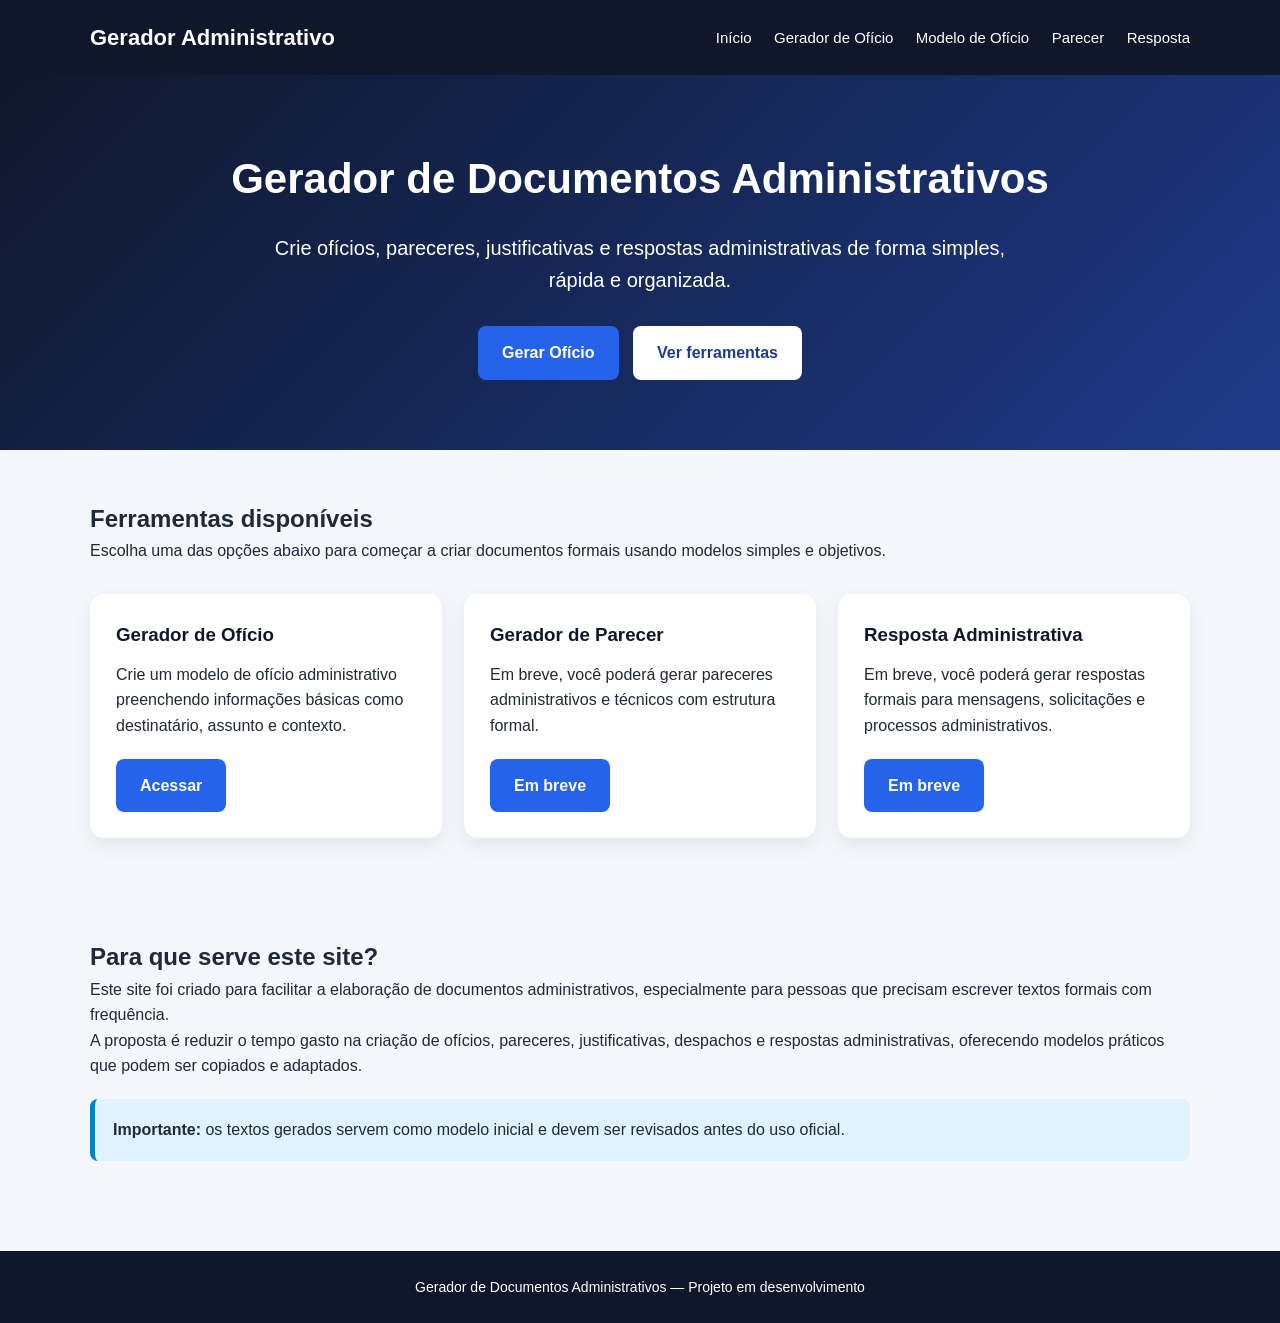
<file: index.html>
<!DOCTYPE html>
<html lang="pt-BR">
<head>
  <meta charset="UTF-8">
  <title>Gerador de Documentos Administrativos</title>
  <meta name="description" content="Crie ofícios, pareceres, justificativas e respostas administrativas de forma simples, rápida e gratuita.">
  <meta name="keywords" content="gerador de ofício, modelo de ofício, parecer administrativo, resposta administrativa, documentos administrativos">
  <meta name="viewport" content="width=device-width, initial-scale=1.0">

  <link rel="stylesheet" href="style.css">
</head>
<body>

<header>
  <div class="container menu">
    <div class="logo">Gerador Administrativo</div>

    <nav>
      <a href="index.html">Início</a>
      <a href="oficio.html">Gerador de Ofício</a>
      <a href="modelo-oficio.html">Modelo de Ofício</a>
      <a href="#">Parecer</a>
      <a href="#">Resposta</a>
    </nav>
  </div>
</header>

<main>

  <section class="hero">
    <div class="container">
      <h1>Gerador de Documentos Administrativos</h1>

      <p>
        Crie ofícios, pareceres, justificativas e respostas administrativas
        de forma simples, rápida e organizada.
      </p>

      <a class="btn" href="oficio.html">Gerar Ofício</a>
      <a class="btn btn-secundario" href="#ferramentas">Ver ferramentas</a>
    </div>
  </section>

  <section id="ferramentas">
    <div class="container">
      <h2>Ferramentas disponíveis</h2>

      <p>
        Escolha uma das opções abaixo para começar a criar documentos formais
        usando modelos simples e objetivos.
      </p>

      <div class="card-grid">

        <div class="card">
          <h3>Gerador de Ofício</h3>
          <p>
            Crie um modelo de ofício administrativo preenchendo informações básicas
            como destinatário, assunto e contexto.
          </p>
          <a class="btn" href="oficio.html">Acessar</a>
        </div>

        <div class="card">
          <h3>Gerador de Parecer</h3>
          <p>
            Em breve, você poderá gerar pareceres administrativos e técnicos
            com estrutura formal.
          </p>
          <a class="btn" href="#">Em breve</a>
        </div>

        <div class="card">
          <h3>Resposta Administrativa</h3>
          <p>
            Em breve, você poderá gerar respostas formais para mensagens,
            solicitações e processos administrativos.
          </p>
          <a class="btn" href="#">Em breve</a>
        </div>

      </div>
    </div>
  </section>

  <section>
    <div class="container">
      <h2>Para que serve este site?</h2>

      <p>
        Este site foi criado para facilitar a elaboração de documentos administrativos,
        especialmente para pessoas que precisam escrever textos formais com frequência.
      </p>

      <p>
        A proposta é reduzir o tempo gasto na criação de ofícios, pareceres,
        justificativas, despachos e respostas administrativas, oferecendo modelos
        práticos que podem ser copiados e adaptados.
      </p>

      <div class="info">
        <strong>Importante:</strong>
        os textos gerados servem como modelo inicial e devem ser revisados antes do uso oficial.
      </div>
    </div>
  </section>

</main>

<footer>
  <p>Gerador de Documentos Administrativos — Projeto em desenvolvimento</p>
</footer>

</body>
</html>
</file>
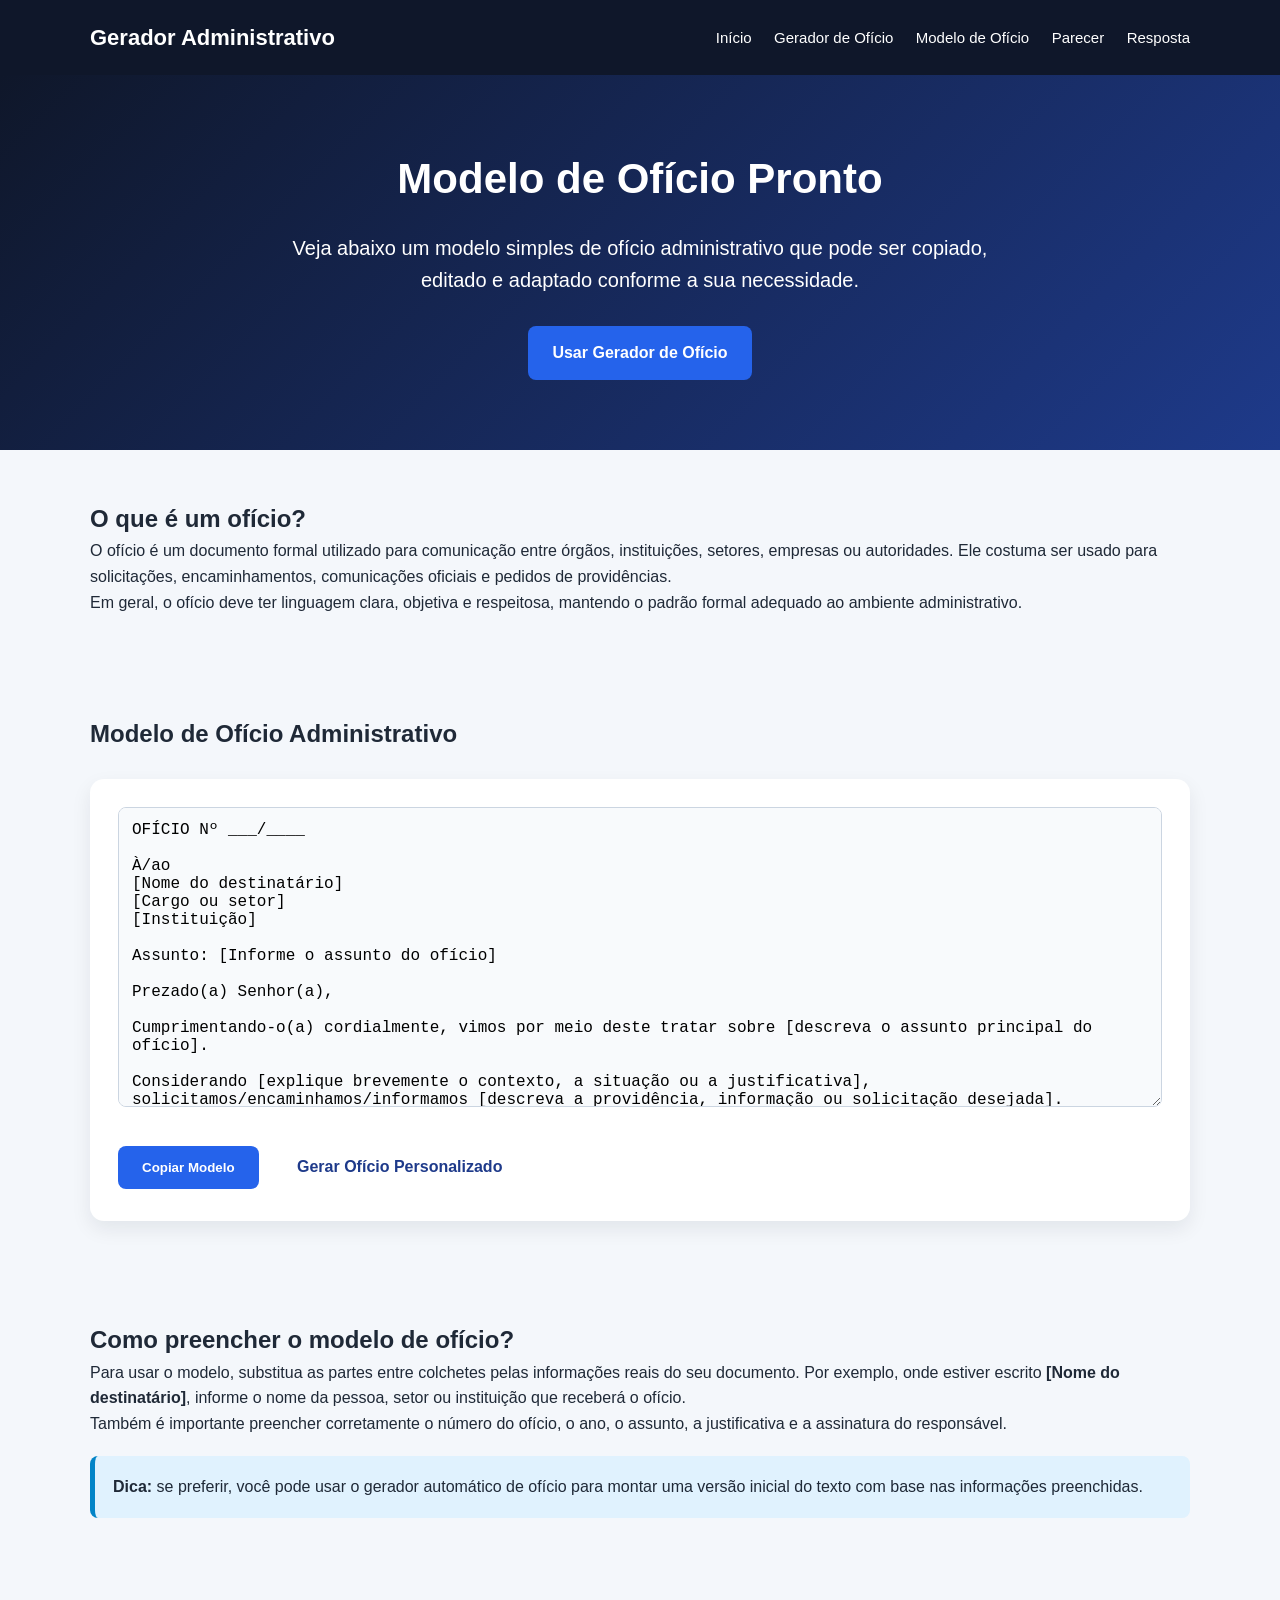
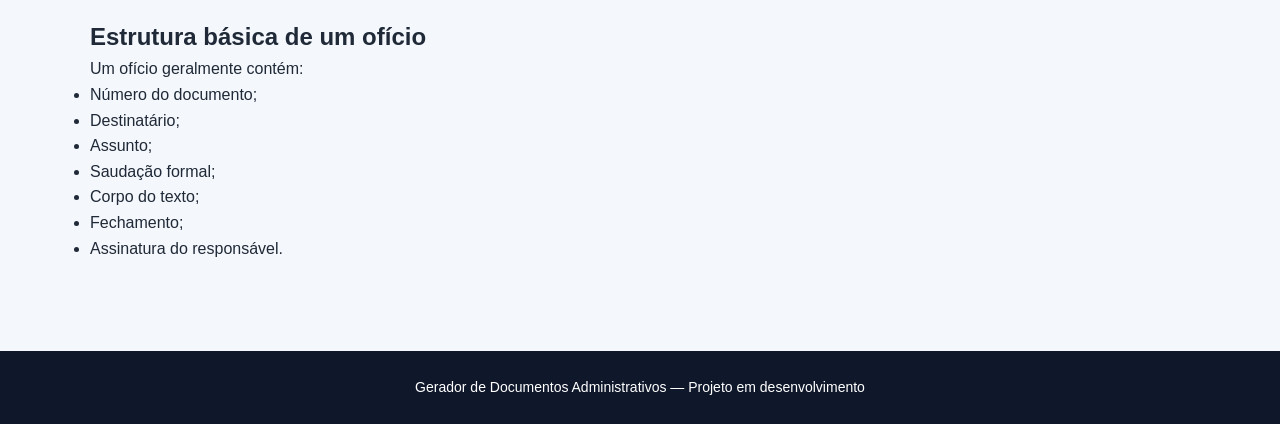
<file: modelo-oficio.html>
<!DOCTYPE html>
<html lang="pt-BR">
<head>
  <meta charset="UTF-8">
  <title>Modelo de Ofício Pronto para Copiar</title>
  <meta name="description" content="Veja um modelo de ofício administrativo pronto para copiar, editar e adaptar conforme sua necessidade.">
  <meta name="keywords" content="modelo de ofício, ofício pronto, ofício administrativo, exemplo de ofício, como fazer ofício">
  <meta name="viewport" content="width=device-width, initial-scale=1.0">

  <link rel="stylesheet" href="style.css">
</head>
<body>

<header>
  <div class="container menu">
    <div class="logo">Gerador Administrativo</div>

    <nav>
      <a href="index.html">Início</a>
      <a href="oficio.html">Gerador de Ofício</a>
      <a href="modelo-oficio.html">Modelo de Ofício</a>
      <a href="#">Parecer</a>
      <a href="#">Resposta</a>
    </nav>
  </div>
</header>

<main>

  <section class="hero">
    <div class="container">
      <h1>Modelo de Ofício Pronto</h1>

      <p>
        Veja abaixo um modelo simples de ofício administrativo que pode ser copiado,
        editado e adaptado conforme a sua necessidade.
      </p>

      <a class="btn" href="oficio.html">Usar Gerador de Ofício</a>
    </div>
  </section>

  <section>
    <div class="container">

      <h2>O que é um ofício?</h2>

      <p>
        O ofício é um documento formal utilizado para comunicação entre órgãos,
        instituições, setores, empresas ou autoridades. Ele costuma ser usado para
        solicitações, encaminhamentos, comunicações oficiais e pedidos de providências.
      </p>

      <p>
        Em geral, o ofício deve ter linguagem clara, objetiva e respeitosa,
        mantendo o padrão formal adequado ao ambiente administrativo.
      </p>

    </div>
  </section>

  <section>
    <div class="container">

      <h2>Modelo de Ofício Administrativo</h2>

      <div class="form-box">

<textarea id="modelo" class="resultado" readonly>
OFÍCIO Nº ___/____

À/ao
[Nome do destinatário]
[Cargo ou setor]
[Instituição]

Assunto: [Informe o assunto do ofício]

Prezado(a) Senhor(a),

Cumprimentando-o(a) cordialmente, vimos por meio deste tratar sobre [descreva o assunto principal do ofício].

Considerando [explique brevemente o contexto, a situação ou a justificativa], solicitamos/encaminhamos/informamos [descreva a providência, informação ou solicitação desejada].

Dessa forma, solicitamos a análise e adoção das providências cabíveis.

Atenciosamente,

[Nome do responsável]
[Cargo/Função]
[Instituição]
</textarea>

        <br><br>

        <button class="btn" onclick="copiarModelo()">Copiar Modelo</button>
        <a class="btn btn-secundario" href="oficio.html">Gerar Ofício Personalizado</a>

      </div>

    </div>
  </section>

  <section>
    <div class="container">

      <h2>Como preencher o modelo de ofício?</h2>

      <p>
        Para usar o modelo, substitua as partes entre colchetes pelas informações
        reais do seu documento. Por exemplo, onde estiver escrito
        <strong>[Nome do destinatário]</strong>, informe o nome da pessoa, setor ou instituição
        que receberá o ofício.
      </p>

      <p>
        Também é importante preencher corretamente o número do ofício, o ano,
        o assunto, a justificativa e a assinatura do responsável.
      </p>

      <div class="info">
        <strong>Dica:</strong>
        se preferir, você pode usar o gerador automático de ofício para montar
        uma versão inicial do texto com base nas informações preenchidas.
      </div>

    </div>
  </section>

  <section>
    <div class="container">

      <h2>Estrutura básica de um ofício</h2>

      <p>Um ofício geralmente contém:</p>

      <ul>
        <li>Número do documento;</li>
        <li>Destinatário;</li>
        <li>Assunto;</li>
        <li>Saudação formal;</li>
        <li>Corpo do texto;</li>
        <li>Fechamento;</li>
        <li>Assinatura do responsável.</li>
      </ul>

    </div>
  </section>

</main>

<footer>
  <p>Gerador de Documentos Administrativos — Projeto em desenvolvimento</p>
</footer>

<script>
function copiarModelo() {
  const modelo = document.getElementById('modelo');

  modelo.select();
  modelo.setSelectionRange(0, 99999);
  document.execCommand('copy');

  alert('Modelo copiado com sucesso!');
}
</script>

</body>
</html>
</file>
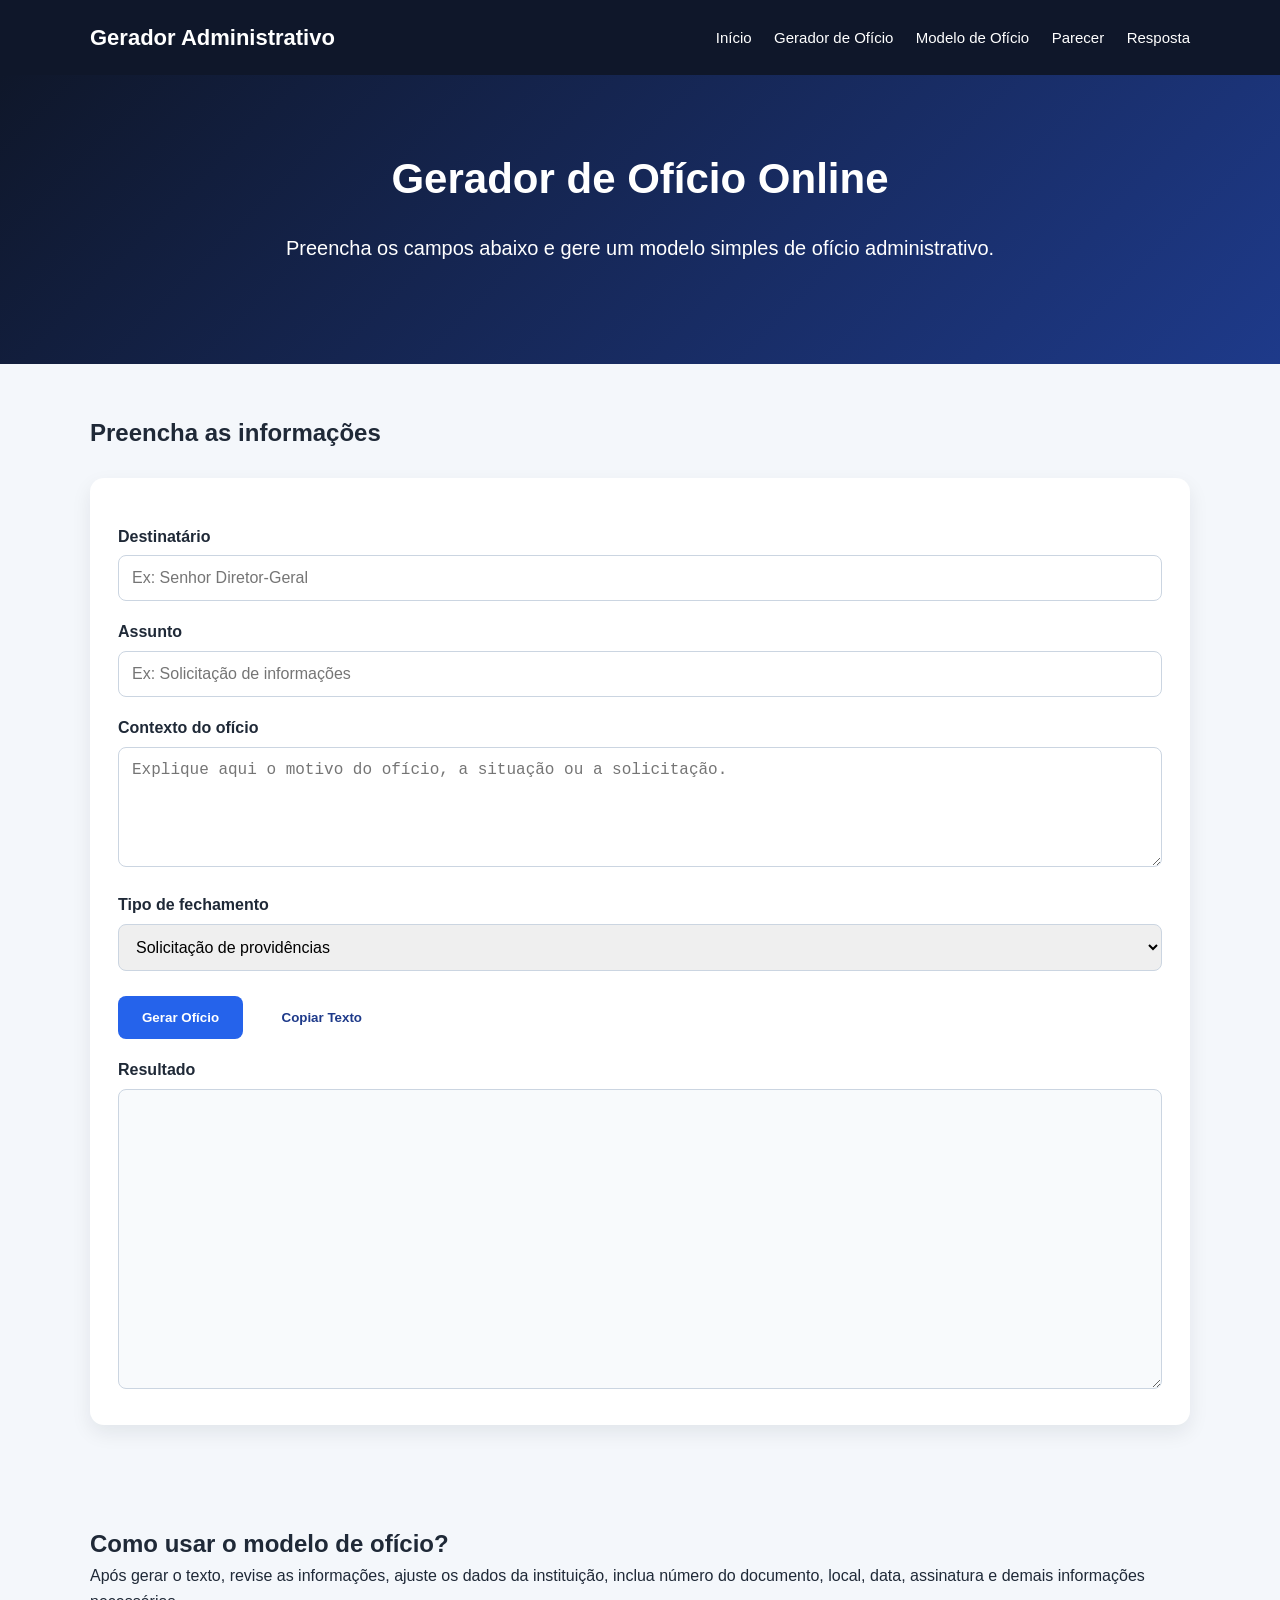
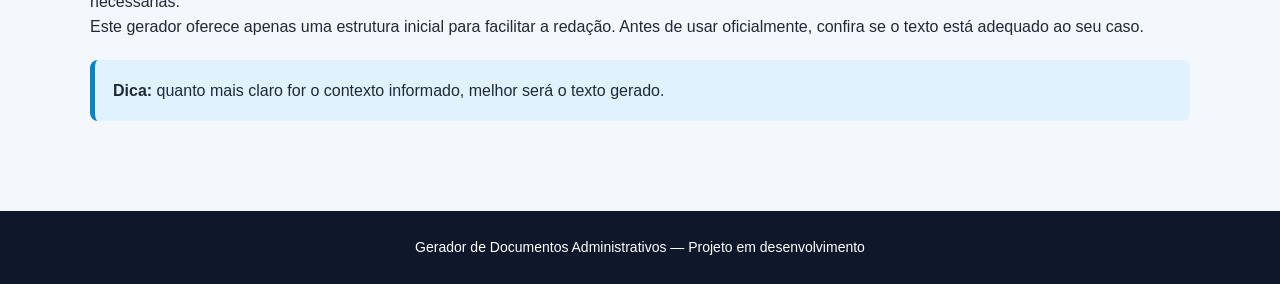
<file: oficio.html>
<!DOCTYPE html>
<html lang="pt-BR">
<head>
  <meta charset="UTF-8">
  <title>Gerador de Ofício Online</title>
  <meta name="description" content="Gere um modelo de ofício administrativo online preenchendo destinatário, assunto e contexto.">
  <meta name="keywords" content="gerador de ofício, modelo de ofício, ofício administrativo, como fazer ofício">
  <meta name="viewport" content="width=device-width, initial-scale=1.0">

  <link rel="stylesheet" href="style.css">
</head>
<body>

<header>
  <div class="container menu">
    <div class="logo">Gerador Administrativo</div>

    <nav>
      <a href="index.html">Início</a>
      <a href="oficio.html">Gerador de Ofício</a>
      <a href="modelo-oficio.html">Modelo de Ofício</a>
      <a href="#">Parecer</a>
      <a href="#">Resposta</a>
    </nav>
  </div>
</header>

<main>

  <section class="hero">
    <div class="container">
      <h1>Gerador de Ofício Online</h1>

      <p>
        Preencha os campos abaixo e gere um modelo simples de ofício administrativo.
      </p>
    </div>
  </section>

  <section>
    <div class="container">

      <h2>Preencha as informações</h2>

      <div class="form-box">

        <label for="destinatario">Destinatário</label>
        <input type="text" id="destinatario" placeholder="Ex: Senhor Diretor-Geral">

        <label for="assunto">Assunto</label>
        <input type="text" id="assunto" placeholder="Ex: Solicitação de informações">

        <label for="contexto">Contexto do ofício</label>
        <textarea id="contexto" placeholder="Explique aqui o motivo do ofício, a situação ou a solicitação."></textarea>

        <label for="fechamento">Tipo de fechamento</label>
        <select id="fechamento">
          <option value="solicitamos">Solicitação de providências</option>
          <option value="informamos">Comunicação/informação</option>
          <option value="encaminhamos">Encaminhamento</option>
        </select>

        <br><br>

        <button class="btn" onclick="gerarOficio()">Gerar Ofício</button>
        <button class="btn btn-secundario" onclick="copiarTexto()">Copiar Texto</button>

        <label for="resultado">Resultado</label>
        <textarea id="resultado" class="resultado" readonly></textarea>

      </div>

    </div>
  </section>

  <section>
    <div class="container">
      <h2>Como usar o modelo de ofício?</h2>

      <p>
        Após gerar o texto, revise as informações, ajuste os dados da instituição,
        inclua número do documento, local, data, assinatura e demais informações necessárias.
      </p>

      <p>
        Este gerador oferece apenas uma estrutura inicial para facilitar a redação.
        Antes de usar oficialmente, confira se o texto está adequado ao seu caso.
      </p>

      <div class="info">
        <strong>Dica:</strong>
        quanto mais claro for o contexto informado, melhor será o texto gerado.
      </div>
    </div>
  </section>

</main>

<footer>
  <p>Gerador de Documentos Administrativos — Projeto em desenvolvimento</p>
</footer>

<script>
function gerarOficio() {
  const destinatario = document.getElementById('destinatario').value.trim();
  const assunto = document.getElementById('assunto').value.trim();
  const contexto = document.getElementById('contexto').value.trim();
  const fechamento = document.getElementById('fechamento').value;

  if (!destinatario || !assunto || !contexto) {
    alert('Preencha destinatário, assunto e contexto antes de gerar o ofício.');
    return;
  }

  let fraseFinal = '';

  if (fechamento === 'solicitamos') {
    fraseFinal = 'Dessa forma, solicitamos a análise e adoção das providências cabíveis.';
  }

  if (fechamento === 'informamos') {
    fraseFinal = 'Sendo o que tínhamos para o momento, permanecemos à disposição para eventuais esclarecimentos.';
  }

  if (fechamento === 'encaminhamos') {
    fraseFinal = 'Dessa forma, encaminhamos as informações para conhecimento e providências que se fizerem necessárias.';
  }

  const texto = `Prezado(a) ${destinatario},

Cumprimentando-o(a) cordialmente, vimos por meio deste tratar sobre o seguinte assunto: ${assunto}.

${contexto}

${fraseFinal}

Atenciosamente,`;

  document.getElementById('resultado').value = texto;
}

function copiarTexto() {
  const resultado = document.getElementById('resultado');

  if (!resultado.value.trim()) {
    alert('Gere o ofício antes de copiar.');
    return;
  }

  resultado.select();
  resultado.setSelectionRange(0, 99999);
  document.execCommand('copy');

  alert('Texto copiado com sucesso!');
}
</script>

</body>
</html>
</file>
<file: style.css>
* {
  margin: 0;
  padding: 0;
  box-sizing: border-box;
}

body {
  font-family: Arial, Helvetica, sans-serif;
  background: #f4f7fb;
  color: #1f2937;
  line-height: 1.6;
}

header {
  background: #0f172a;
  color: white;
  padding: 20px;
}

.container {
  width: 92%;
  max-width: 1100px;
  margin: 0 auto;
}

.menu {
  display: flex;
  justify-content: space-between;
  align-items: center;
  flex-wrap: wrap;
}

.logo {
  font-size: 22px;
  font-weight: bold;
}

nav a {
  color: white;
  text-decoration: none;
  margin-left: 18px;
  font-size: 15px;
}

nav a:hover {
  text-decoration: underline;
}

.hero {
  padding: 70px 0;
  text-align: center;
  background: linear-gradient(135deg, #0f172a, #1e3a8a);
  color: white;
}

.hero h1 {
  font-size: 42px;
  margin-bottom: 20px;
}

.hero p {
  font-size: 20px;
  max-width: 760px;
  margin: 0 auto 30px auto;
}

.btn {
  display: inline-block;
  background: #2563eb;
  color: white;
  padding: 14px 24px;
  border-radius: 8px;
  text-decoration: none;
  font-weight: bold;
  border: none;
  cursor: pointer;
}

.btn:hover {
  background: #1d4ed8;
}

.btn-secundario {
  background: white;
  color: #1e3a8a;
  margin-left: 10px;
}

.btn-secundario:hover {
  background: #e5e7eb;
}

section {
  padding: 50px 0;
}

.card-grid {
  display: grid;
  grid-template-columns: repeat(3, 1fr);
  gap: 22px;
  margin-top: 30px;
}

.card {
  background: white;
  padding: 26px;
  border-radius: 14px;
  box-shadow: 0 8px 20px rgba(15, 23, 42, 0.08);
}

.card h3 {
  margin-bottom: 12px;
  color: #0f172a;
}

.card p {
  margin-bottom: 20px;
}

.form-box {
  background: white;
  padding: 28px;
  border-radius: 14px;
  box-shadow: 0 8px 20px rgba(15, 23, 42, 0.08);
  margin-top: 25px;
}

label {
  display: block;
  margin-top: 18px;
  margin-bottom: 6px;
  font-weight: bold;
}

input,
textarea,
select {
  width: 100%;
  padding: 13px;
  border: 1px solid #cbd5e1;
  border-radius: 8px;
  font-size: 16px;
}

textarea {
  min-height: 120px;
  resize: vertical;
}

.resultado {
  min-height: 300px;
  background: #f8fafc;
}

.info {
  background: #e0f2fe;
  border-left: 5px solid #0284c7;
  padding: 18px;
  border-radius: 8px;
  margin-top: 20px;
}

footer {
  background: #0f172a;
  color: white;
  text-align: center;
  padding: 25px;
  margin-top: 40px;
}

footer p {
  font-size: 14px;
}

@media (max-width: 768px) {
  .hero h1 {
    font-size: 30px;
  }

  .hero p {
    font-size: 17px;
  }

  .card-grid {
    grid-template-columns: 1fr;
  }

  nav {
    margin-top: 15px;
  }

  nav a {
    display: inline-block;
    margin: 6px 10px 0 0;
  }

  .btn-secundario {
    margin-left: 0;
    margin-top: 10px;
  }
}
</file>
